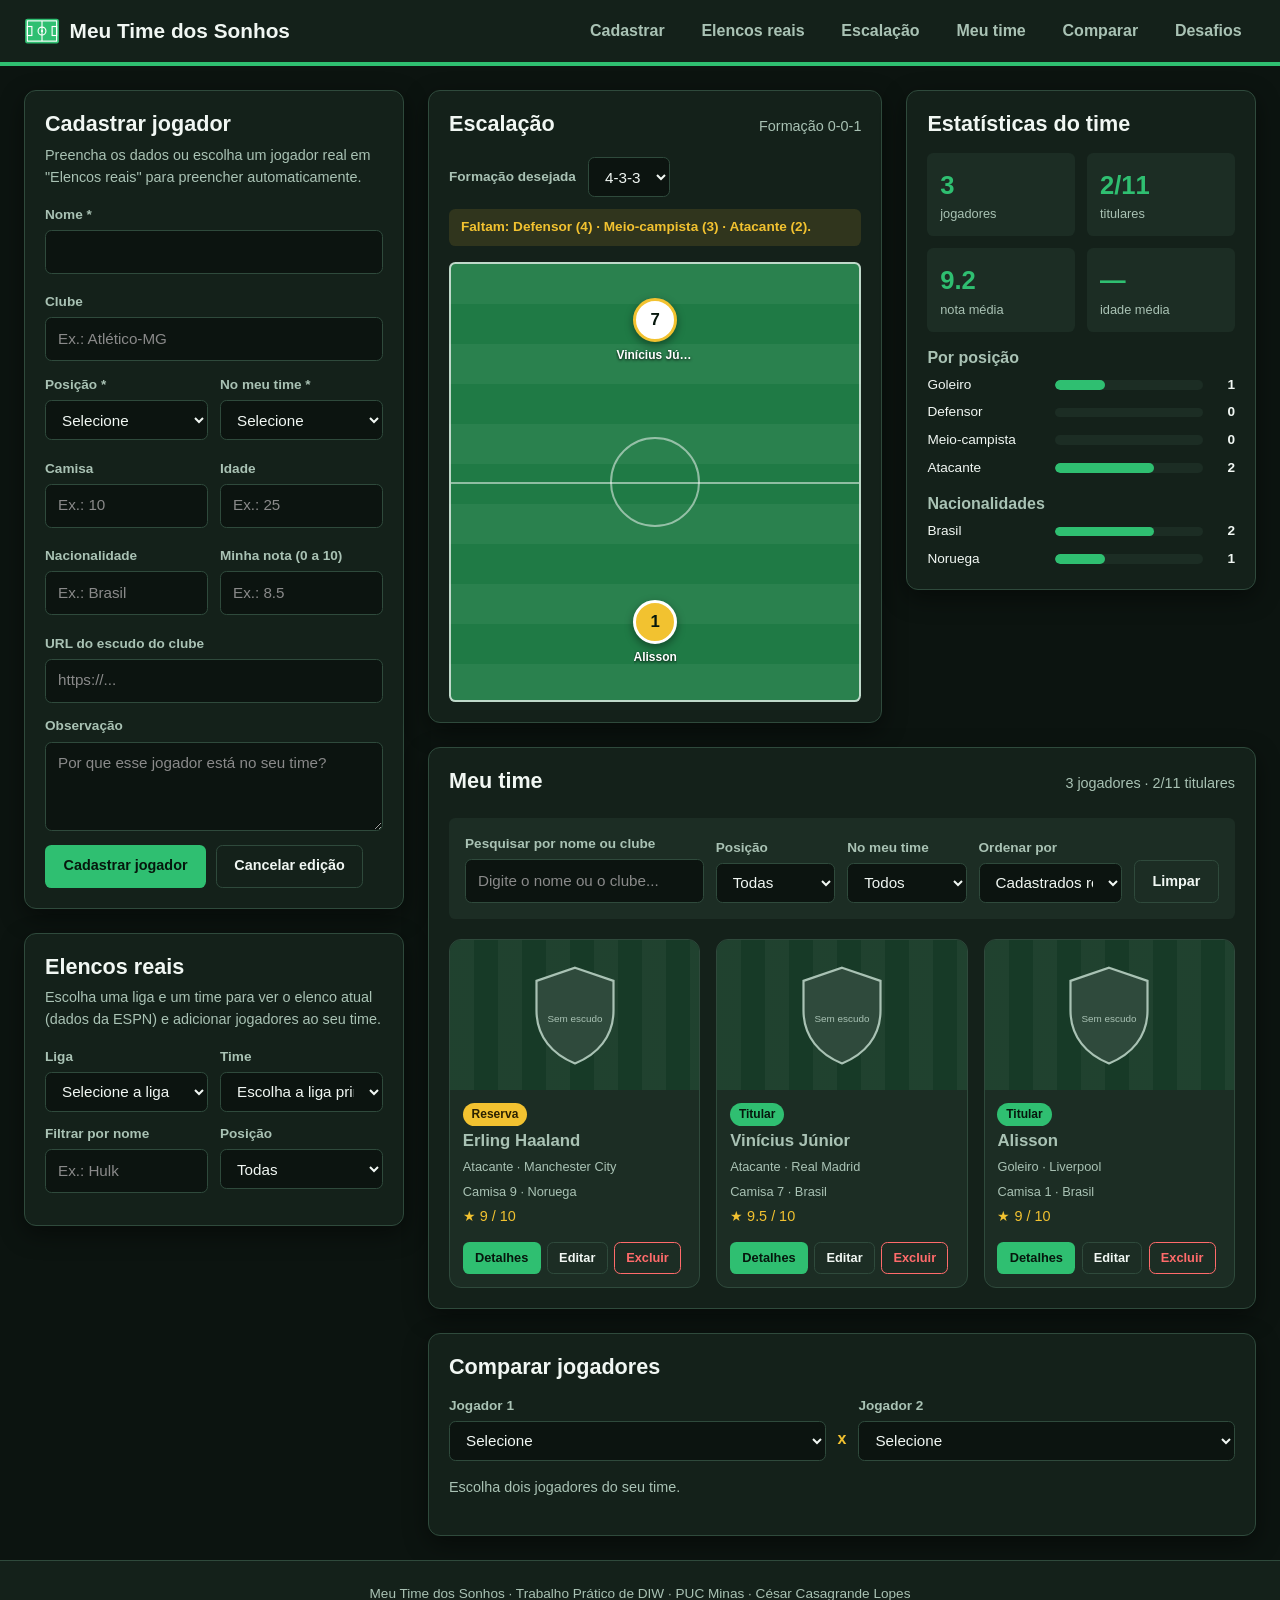
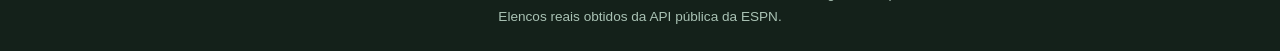
<file: index.html>
<!DOCTYPE html>
<html lang="pt-BR">
<head>
    <meta charset="UTF-8">
    <meta name="viewport" content="width=device-width, initial-scale=1.0">
    <meta name="description" content="Meu Time dos Sonhos: monte e organize o seu time ideal de futebol.">
    <title>Meu Time dos Sonhos</title>
    <link rel="stylesheet" href="assets/css/style.css">
    <script src="assets/js/script.js" defer></script>
</head>
<body>
    <header class="cabecalho">
        <div class="cabecalho__conteudo">
            <h1 class="titulo-sistema">
                <a href="#" class="logo">
                    <img src="assets/img/logo.svg" alt="" width="36" height="36">
                    <span>Meu Time dos Sonhos</span>
                </a>
            </h1>
            <nav aria-label="Navegação principal">
                <ul class="menu">
                    <li><a href="#cadastro">Cadastrar</a></li>
                    <li><a href="#buscar-api">Elencos reais</a></li>
                    <li><a href="#escalacao">Escalação</a></li>
                    <li><a href="#lista">Meu time</a></li>
                    <li><a href="#comparar">Comparar</a></li>
                    <li><a href="pages/desafios.html">Desafios</a></li>
                </ul>
            </nav>
        </div>
    </header>

    <main class="layout">
        <!-- Coluna lateral: cadastro e busca na API -->
        <div class="layout__lateral">
            <section id="cadastro" class="painel" aria-labelledby="titulo-cadastro">
                <h2 id="titulo-cadastro">Cadastrar jogador</h2>
                <p class="painel__descricao">Preencha os dados ou escolha um jogador real em "Elencos reais" para preencher automaticamente.</p>

                <form id="form-jogador" class="formulario" novalidate>
                    <div class="campo">
                        <label for="nome">Nome *</label>
                        <input type="text" id="nome" name="nome" maxlength="80" required>
                        <small class="campo__erro" id="erro-nome"></small>
                    </div>

                    <div class="campo">
                        <label for="clube">Clube</label>
                        <input type="text" id="clube" name="clube" maxlength="60" placeholder="Ex.: Atlético-MG">
                    </div>

                    <div class="campo-grupo">
                        <div class="campo">
                            <label for="posicao">Posição *</label>
                            <select id="posicao" name="posicao" required>
                                <option value="">Selecione</option>
                                <option value="Goleiro">Goleiro</option>
                                <option value="Defensor">Defensor</option>
                                <option value="Meio-campista">Meio-campista</option>
                                <option value="Atacante">Atacante</option>
                            </select>
                            <small class="campo__erro" id="erro-posicao"></small>
                        </div>

                        <div class="campo">
                            <label for="situacao">No meu time *</label>
                            <select id="situacao" name="situacao" required>
                                <option value="">Selecione</option>
                                <option value="Titular">Titular</option>
                                <option value="Reserva">Reserva</option>
                                <option value="Observando">Observando</option>
                            </select>
                            <small class="campo__erro" id="erro-situacao"></small>
                        </div>
                    </div>

                    <div class="campo-grupo">
                        <div class="campo">
                            <label for="camisa">Camisa</label>
                            <input type="number" id="camisa" name="camisa" min="1" max="99" placeholder="Ex.: 10">
                            <small class="campo__erro" id="erro-camisa"></small>
                        </div>

                        <div class="campo">
                            <label for="idade">Idade</label>
                            <input type="number" id="idade" name="idade" min="15" max="50" placeholder="Ex.: 25">
                            <small class="campo__erro" id="erro-idade"></small>
                        </div>
                    </div>

                    <div class="campo-grupo">
                        <div class="campo">
                            <label for="nacionalidade">Nacionalidade</label>
                            <input type="text" id="nacionalidade" name="nacionalidade" maxlength="40" placeholder="Ex.: Brasil">
                        </div>

                        <div class="campo">
                            <label for="nota">Minha nota (0 a 10)</label>
                            <input type="number" id="nota" name="nota" min="0" max="10" step="0.5" placeholder="Ex.: 8.5">
                            <small class="campo__erro" id="erro-nota"></small>
                        </div>
                    </div>

                    <div class="campo">
                        <label for="imagem">URL do escudo do clube</label>
                        <input type="url" id="imagem" name="imagem" placeholder="https://...">
                    </div>

                    <div class="campo">
                        <label for="observacao">Observação</label>
                        <textarea id="observacao" name="observacao" rows="3" maxlength="500" placeholder="Por que esse jogador está no seu time?"></textarea>
                    </div>

                    <div class="formulario__acoes">
                        <button type="submit" id="btn-salvar" class="botao botao--primario">Cadastrar jogador</button>
                        <button type="button" id="btn-cancelar" class="botao botao--secundario" hidden>Cancelar edição</button>
                    </div>
                </form>

                <p id="mensagem" class="mensagem" role="status" aria-live="polite" title="Clique para fechar" hidden></p>
            </section>

            <section id="buscar-api" class="painel" aria-labelledby="titulo-api">
                <h2 id="titulo-api">Elencos reais</h2>
                <p class="painel__descricao">Escolha uma liga e um time para ver o elenco atual (dados da ESPN) e adicionar jogadores ao seu time.</p>

                <form id="form-api" class="busca-api">
                    <div class="campo">
                        <label for="liga">Liga</label>
                        <select id="liga" name="liga">
                            <option value="">Selecione a liga</option>
                            <option value="bra.1">Brasileirão Série A</option>
                            <option value="eng.1">Premier League (Inglaterra)</option>
                            <option value="esp.1">La Liga (Espanha)</option>
                            <option value="ita.1">Serie A (Itália)</option>
                            <option value="ger.1">Bundesliga (Alemanha)</option>
                            <option value="fra.1">Ligue 1 (França)</option>
                        </select>
                    </div>

                    <div class="campo">
                        <label for="time-api">Time</label>
                        <select id="time-api" name="time">
                            <option value="">Escolha a liga primeiro</option>
                        </select>
                    </div>
                </form>

                <form id="form-filtro-elenco" class="filtro-elenco" role="search" aria-label="Filtrar elenco real">
                    <div class="campo">
                        <label for="pesquisa-elenco">Filtrar por nome</label>
                        <input type="search" id="pesquisa-elenco" name="pesquisaElenco" placeholder="Ex.: Hulk">
                    </div>

                    <div class="campo">
                        <label for="posicao-elenco">Posição</label>
                        <select id="posicao-elenco" name="posicaoElenco">
                            <option value="">Todas</option>
                            <option value="Goleiro">Goleiro</option>
                            <option value="Defensor">Defensor</option>
                            <option value="Meio-campista">Meio-campista</option>
                            <option value="Atacante">Atacante</option>
                        </select>
                    </div>
                </form>

                <p id="status-api" class="status-api" aria-live="polite"></p>

                <div id="proximos-jogos" class="proximos-jogos" hidden>
                    <h3>Próximos jogos</h3>
                    <ul id="lista-jogos" class="lista-jogos"></ul>
                </div>

                <ul id="resultados-api" class="resultados-api"></ul>
            </section>

            <section id="classificacao" class="painel" aria-labelledby="titulo-classificacao" hidden>
                <h2 id="titulo-classificacao">Classificação</h2>
                <p class="painel__descricao">Tabela da liga escolhida. Os times destacados têm jogadores no seu time.</p>

                <div class="tabela-rolagem">
                    <table class="tabela">
                        <thead>
                            <tr>
                                <th scope="col">#</th>
                                <th scope="col">Time</th>
                                <th scope="col" title="Pontos">P</th>
                                <th scope="col" title="Jogos">J</th>
                                <th scope="col" title="Vitórias">V</th>
                                <th scope="col" title="Empates">E</th>
                                <th scope="col" title="Derrotas">D</th>
                                <th scope="col" title="Saldo de gols">SG</th>
                            </tr>
                        </thead>
                        <tbody id="tabela-classificacao">
                            <!-- Linhas geradas pelo JavaScript -->
                        </tbody>
                    </table>
                </div>
            </section>
        </div>

        <!-- Coluna principal: escalação, estatísticas e listagem -->
        <div class="layout__principal">
            <div class="resumo-time">
                <section id="escalacao" class="painel" aria-labelledby="titulo-escalacao">
                    <div class="lista__topo">
                        <h2 id="titulo-escalacao">Escalação</h2>
                        <p id="formacao" class="contador"></p>
                    </div>

                    <div class="formacao-escolha">
                        <label for="formacao-desejada">Formação desejada</label>
                        <select id="formacao-desejada" name="formacaoDesejada">
                            <option value="4-3-3">4-3-3</option>
                            <option value="4-4-2">4-4-2</option>
                            <option value="3-5-2">3-5-2</option>
                            <option value="5-3-2">5-3-2</option>
                            <option value="4-5-1">4-5-1</option>
                        </select>
                    </div>

                    <p id="formacao-status" class="formacao-status" aria-live="polite"></p>

                    <!-- Os titulares são posicionados no campo pelo JavaScript -->
                    <div class="campo-futebol">
                        <div class="campo-futebol__linha" id="linha-atacante"></div>
                        <div class="campo-futebol__linha" id="linha-meio-campista"></div>
                        <div class="campo-futebol__linha" id="linha-defensor"></div>
                        <div class="campo-futebol__linha" id="linha-goleiro"></div>
                    </div>

                    <p id="escalacao-vazia" class="painel__descricao" hidden>Nenhum titular ainda. Cadastre jogadores como "Titular" para eles aparecerem no campo.</p>
                </section>

                <section id="estatisticas" class="painel" aria-labelledby="titulo-estatisticas">
                    <h2 id="titulo-estatisticas">Estatísticas do time</h2>

                    <ul class="numeros">
                        <li class="numero">
                            <span class="numero__valor" id="estat-total">0</span>
                            <span class="numero__rotulo">jogadores</span>
                        </li>
                        <li class="numero">
                            <span class="numero__valor" id="estat-titulares">0</span>
                            <span class="numero__rotulo">titulares</span>
                        </li>
                        <li class="numero">
                            <span class="numero__valor" id="estat-nota">—</span>
                            <span class="numero__rotulo">nota média</span>
                        </li>
                        <li class="numero">
                            <span class="numero__valor" id="estat-idade">—</span>
                            <span class="numero__rotulo">idade média</span>
                        </li>
                    </ul>

                    <h3>Por posição</h3>
                    <ul class="barras" id="estat-posicoes"></ul>

                    <h3>Nacionalidades</h3>
                    <ul class="barras" id="estat-paises"></ul>
                </section>
            </div>

            <section id="lista" class="painel painel--lista" aria-labelledby="titulo-lista">
                <div class="lista__topo">
                    <h2 id="titulo-lista">Meu time</h2>
                    <p id="contador" class="contador">0 jogadores</p>
                </div>

                <form id="form-filtros" class="filtros" role="search" aria-label="Pesquisar, filtrar e ordenar jogadores">
                    <div class="campo campo--pesquisa">
                        <label for="pesquisa">Pesquisar por nome ou clube</label>
                        <input type="search" id="pesquisa" name="pesquisa" placeholder="Digite o nome ou o clube...">
                    </div>

                    <div class="campo">
                        <label for="filtro-posicao">Posição</label>
                        <select id="filtro-posicao" name="filtroPosicao">
                            <option value="">Todas</option>
                            <option value="Goleiro">Goleiro</option>
                            <option value="Defensor">Defensor</option>
                            <option value="Meio-campista">Meio-campista</option>
                            <option value="Atacante">Atacante</option>
                        </select>
                    </div>

                    <div class="campo">
                        <label for="filtro-situacao">No meu time</label>
                        <select id="filtro-situacao" name="filtroSituacao">
                            <option value="">Todos</option>
                            <option value="Titular">Titular</option>
                            <option value="Reserva">Reserva</option>
                            <option value="Observando">Observando</option>
                        </select>
                    </div>

                    <div class="campo">
                        <label for="ordenacao">Ordenar por</label>
                        <select id="ordenacao" name="ordenacao">
                            <option value="recentes">Cadastrados recentemente</option>
                            <option value="nome-az">Nome (A–Z)</option>
                            <option value="nome-za">Nome (Z–A)</option>
                            <option value="nota">Maior nota</option>
                            <option value="mais-novo">Mais novo</option>
                            <option value="mais-velho">Mais velho</option>
                        </select>
                    </div>

                    <button type="button" id="btn-limpar-filtros" class="botao botao--secundario">Limpar</button>
                </form>

                <ul id="lista-jogadores" class="cards">
                    <!-- Os cards são gerados dinamicamente pelo JavaScript -->
                </ul>

                <p id="lista-vazia" class="lista-vazia" hidden>Nenhum jogador encontrado.</p>
            </section>

            <section id="comparar" class="painel" aria-labelledby="titulo-comparar">
                <h2 id="titulo-comparar">Comparar jogadores</h2>

                <form id="form-comparar" class="comparar-seletores">
                    <div class="campo">
                        <label for="comparar-a">Jogador 1</label>
                        <select id="comparar-a" name="compararA"></select>
                    </div>

                    <span class="comparar-vs" aria-hidden="true">x</span>

                    <div class="campo">
                        <label for="comparar-b">Jogador 2</label>
                        <select id="comparar-b" name="compararB"></select>
                    </div>
                </form>

                <div class="tabela-rolagem">
                    <table id="tabela-comparar" class="tabela tabela--comparar" hidden>
                        <thead>
                            <tr>
                                <th scope="col">Atributo</th>
                                <th scope="col" id="comparar-nome-a"></th>
                                <th scope="col" id="comparar-nome-b"></th>
                            </tr>
                        </thead>
                        <tbody id="corpo-comparar">
                            <!-- Linhas geradas pelo JavaScript -->
                        </tbody>
                    </table>
                </div>

                <p id="comparar-aviso" class="painel__descricao">Escolha dois jogadores do seu time.</p>
            </section>
        </div>
    </main>

    <!-- Detalhes de um jogador (aparece por cima da página) -->
    <div id="modal-detalhes" class="modal" hidden>
        <article class="detalhe" role="dialog" aria-modal="true" aria-labelledby="detalhe-nome">
            <button type="button" class="modal__fechar" id="btn-fechar-modal" aria-label="Fechar detalhes">&times;</button>
            <img id="detalhe-imagem" class="detalhe__imagem" src="assets/img/sem-escudo.svg" alt="">
            <div class="detalhe__info">
                <h2 id="detalhe-nome">Nome</h2>
                <p id="detalhe-sub" class="detalhe__sub"></p>
                <dl class="detalhe__dados">
                    <dt>No meu time</dt><dd id="detalhe-situacao"></dd>
                    <dt>Clube</dt><dd id="detalhe-clube"></dd>
                    <dt>Posição</dt><dd id="detalhe-posicao"></dd>
                    <dt>Camisa</dt><dd id="detalhe-camisa"></dd>
                    <dt>Idade</dt><dd id="detalhe-idade"></dd>
                    <dt>Nacionalidade</dt><dd id="detalhe-nacionalidade"></dd>
                    <dt>Minha nota</dt><dd id="detalhe-nota"></dd>
                </dl>
                <h3>Observação</h3>
                <p id="detalhe-observacao"></p>
                <div class="detalhe__acoes">
                    <button type="button" class="botao botao--primario" id="detalhe-editar">Editar</button>
                    <button type="button" class="botao botao--perigo" id="detalhe-excluir">Excluir</button>
                </div>
            </div>
        </article>
    </div>

    <footer class="rodape">
        <p>Meu Time dos Sonhos &middot; Trabalho Prático de DIW &middot; PUC Minas &middot; César Casagrande Lopes</p>
        <p>Elencos reais obtidos da API pública da ESPN.</p>
    </footer>
</body>
</html>
</file>
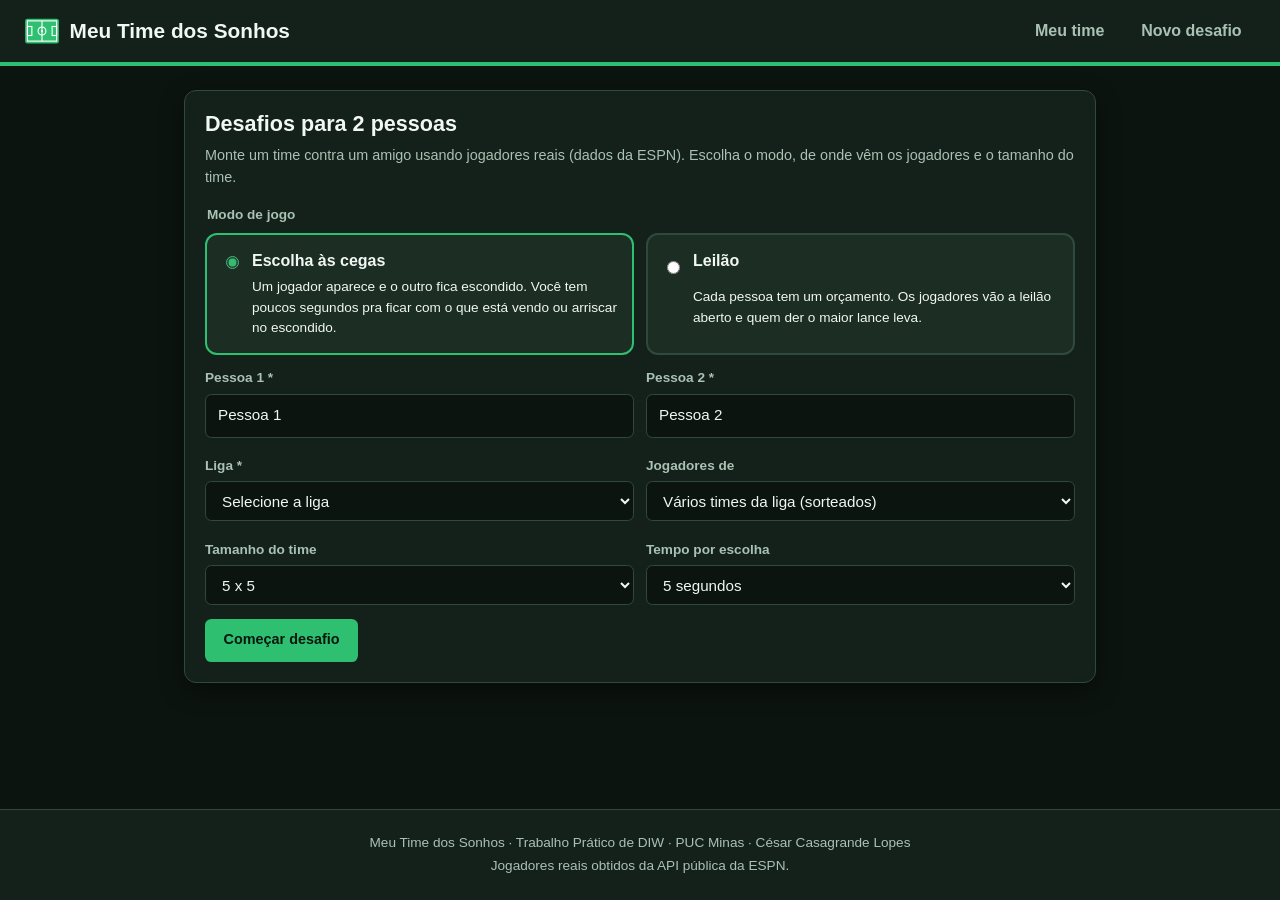
<file: pages/desafios.html>
<!DOCTYPE html>
<html lang="pt-BR">
<head>
    <meta charset="UTF-8">
    <meta name="viewport" content="width=device-width, initial-scale=1.0">
    <meta name="description" content="Desafios do Meu Time dos Sonhos: escolha às cegas e leilão de jogadores para duas pessoas.">
    <title>Desafios | Meu Time dos Sonhos</title>
    <link rel="stylesheet" href="../assets/css/style.css">
    <script src="../assets/js/desafios.js" defer></script>
</head>
<body>
    <header class="cabecalho">
        <div class="cabecalho__conteudo">
            <h1 class="titulo-sistema">
                <a href="../index.html" class="logo">
                    <img src="../assets/img/logo.svg" alt="" width="36" height="36">
                    <span>Meu Time dos Sonhos</span>
                </a>
            </h1>
            <nav aria-label="Navegação principal">
                <ul class="menu">
                    <li><a href="../index.html">Meu time</a></li>
                    <li><a href="#configuracao">Novo desafio</a></li>
                </ul>
            </nav>
        </div>
    </header>

    <main class="layout layout--desafios">
        <section id="configuracao" class="painel" aria-labelledby="titulo-configuracao">
            <h2 id="titulo-configuracao">Desafios para 2 pessoas</h2>
            <p class="painel__descricao">Monte um time contra um amigo usando jogadores reais (dados da ESPN). Escolha o modo, de onde vêm os jogadores e o tamanho do time.</p>

            <form id="form-desafio" class="formulario" novalidate>
                <fieldset class="modos">
                    <legend>Modo de jogo</legend>

                    <label class="modo">
                        <input type="radio" name="modo" value="cegas" checked>
                        <span class="modo__titulo">Escolha às cegas</span>
                        <span class="modo__descricao">Um jogador aparece e o outro fica escondido. Você tem poucos segundos pra ficar com o que está vendo ou arriscar no escondido.</span>
                    </label>

                    <label class="modo">
                        <input type="radio" name="modo" value="leilao">
                        <span class="modo__titulo">Leilão</span>
                        <span class="modo__descricao">Cada pessoa tem um orçamento. Os jogadores vão a leilão aberto e quem der o maior lance leva.</span>
                    </label>
                </fieldset>

                <div class="campo-grupo">
                    <div class="campo">
                        <label for="pessoa-1">Pessoa 1 *</label>
                        <input type="text" id="pessoa-1" maxlength="20" value="Pessoa 1" required>
                        <small class="campo__erro" id="erro-pessoa-1"></small>
                    </div>

                    <div class="campo">
                        <label for="pessoa-2">Pessoa 2 *</label>
                        <input type="text" id="pessoa-2" maxlength="20" value="Pessoa 2" required>
                        <small class="campo__erro" id="erro-pessoa-2"></small>
                    </div>
                </div>

                <div class="campo-grupo">
                    <div class="campo">
                        <label for="liga-desafio">Liga *</label>
                        <select id="liga-desafio" required>
                            <option value="">Selecione a liga</option>
                            <option value="bra.1">Brasileirão Série A</option>
                            <option value="eng.1">Premier League (Inglaterra)</option>
                            <option value="esp.1">La Liga (Espanha)</option>
                            <option value="ita.1">Serie A (Itália)</option>
                            <option value="ger.1">Bundesliga (Alemanha)</option>
                            <option value="fra.1">Ligue 1 (França)</option>
                        </select>
                        <small class="campo__erro" id="erro-liga-desafio"></small>
                    </div>

                    <div class="campo">
                        <label for="time-desafio">Jogadores de</label>
                        <select id="time-desafio">
                            <option value="">Vários times da liga (sorteados)</option>
                        </select>
                    </div>
                </div>

                <div class="campo-grupo">
                    <div class="campo">
                        <label for="formato">Tamanho do time</label>
                        <select id="formato">
                            <option value="5x5">5 x 5</option>
                            <option value="11x11">11 x 11</option>
                        </select>
                    </div>

                    <div class="campo" id="campo-tempo">
                        <label for="tempo">Tempo por escolha</label>
                        <select id="tempo">
                            <option value="1">1 segundo</option>
                            <option value="2">2 segundos</option>
                            <option value="2.5">2,5 segundos</option>
                            <option value="5" selected>5 segundos</option>
                            <option value="7">7 segundos</option>
                            <option value="10">10 segundos</option>
                        </select>
                    </div>

                    <div class="campo" id="campo-orcamento" hidden>
                        <label for="orcamento">Orçamento (R$ milhões)</label>
                        <input type="number" id="orcamento" min="10" max="1000" value="100">
                        <small class="campo__erro" id="erro-orcamento"></small>
                    </div>
                </div>

                <div class="formulario__acoes">
                    <button type="submit" id="btn-comecar" class="botao botao--primario">Começar desafio</button>
                </div>
            </form>

            <p id="status-desafio" class="status-api" aria-live="polite"></p>
        </section>

        <section id="jogo" class="painel" aria-labelledby="titulo-jogo" hidden>
            <h2 id="titulo-jogo">Desafio</h2>

            <!-- A área do jogo é montada pelo JavaScript a cada rodada -->
            <div id="area-jogo" class="area-jogo"></div>
        </section>

        <section id="placar" class="placar" aria-label="Times montados" hidden>
            <article class="painel time-desafio">
                <h3 id="placar-nome-1">Pessoa 1</h3>
                <p class="painel__descricao" id="placar-info-1"></p>
                <ol class="time-desafio__lista" id="placar-lista-1"></ol>
            </article>

            <article class="painel time-desafio">
                <h3 id="placar-nome-2">Pessoa 2</h3>
                <p class="painel__descricao" id="placar-info-2"></p>
                <ol class="time-desafio__lista" id="placar-lista-2"></ol>
            </article>
        </section>

        <section class="painel" aria-labelledby="titulo-historico" id="secao-historico" hidden>
            <h2 id="titulo-historico">O que aconteceu</h2>
            <ol id="historico" class="historico"></ol>
        </section>
    </main>

    <footer class="rodape">
        <p>Meu Time dos Sonhos &middot; Trabalho Prático de DIW &middot; PUC Minas &middot; César Casagrande Lopes</p>
        <p>Jogadores reais obtidos da API pública da ESPN.</p>
    </footer>
</body>
</html>
</file>
<file: assets/css/style.css>
/* ==========================================================
   Meu Time dos Sonhos — folha de estilos
   ========================================================== */

/* ---------- Identidade visual (variáveis) ---------- */
:root {
    --cor-fundo: #0c1410;
    --cor-superficie: #14211a;
    --cor-superficie-2: #1c2d24;
    --cor-borda: #2f4a3c;
    --cor-texto: #f1f7f3;
    --cor-texto-suave: #a9c2b4;
    --cor-primaria: #2fbf71;
    --cor-primaria-hover: #4fd98c;
    --cor-texto-botao: #06170d;
    --cor-destaque: #f2c230;
    --cor-sucesso: #4fd98c;
    --cor-erro: #ff6b6b;
    --cor-foco: #f2c230;

    --raio: 0.75rem;
    --raio-pequeno: 0.4rem;
    --sombra: 0 0.5rem 1.5rem rgba(0, 0, 0, 0.45);
    --fonte: "Segoe UI", Roboto, "Helvetica Neue", Arial, sans-serif;
}

/* ---------- Reset básico e Box Model ---------- */
*,
*::before,
*::after {
    box-sizing: border-box;
}

body {
    margin: 0;
    min-height: 100vh;
    display: flex;
    flex-direction: column;
    font-family: var(--fonte);
    font-size: 1rem;
    line-height: 1.5;
    color: var(--cor-texto);
    background-color: var(--cor-fundo);
}

img {
    max-width: 100%;
    display: block;
}

h1, h2, h3 {
    margin: 0 0 0.5rem;
    line-height: 1.2;
}

h2 { font-size: 1.35rem; }
h3 { font-size: 1rem; color: var(--cor-texto-suave); margin-top: 1rem; }

a {
    color: var(--cor-destaque);
}

a:hover {
    color: var(--cor-texto);
}

/* Foco visível para navegação por teclado */
a:focus-visible,
button:focus-visible,
input:focus-visible,
select:focus-visible,
textarea:focus-visible {
    outline: 3px solid var(--cor-foco);
    outline-offset: 2px;
}

.visualmente-oculto {
    position: absolute;
    width: 1px;
    height: 1px;
    overflow: hidden;
    clip: rect(0 0 0 0);
    white-space: nowrap;
}

/* ---------- Cabeçalho e navegação (Flexbox) ---------- */
.cabecalho {
    position: sticky;
    top: 0;
    z-index: 10;
    background-color: var(--cor-superficie);
    border-bottom: 4px solid var(--cor-primaria);
}

.cabecalho__conteudo {
    max-width: 1280px;
    margin: 0 auto;
    padding: 0.75rem 1.5rem;
    display: flex;
    align-items: center;
    justify-content: space-between;
    gap: 1rem;
}

.titulo-sistema {
    margin: 0;
    font-size: inherit;
}

.logo {
    display: flex;
    align-items: center;
    gap: 0.6rem;
    font-size: 1.3rem;
    font-weight: 700;
    color: var(--cor-texto);
    text-decoration: none;
}

.menu {
    list-style: none;
    margin: 0;
    padding: 0;
    display: flex;
    gap: 0.5rem;
}

.menu a {
    display: block;
    padding: 0.45rem 0.9rem;
    border-radius: var(--raio-pequeno);
    color: var(--cor-texto-suave);
    text-decoration: none;
    font-weight: 600;
    transition: background-color 0.2s, color 0.2s;
}

.menu a:hover {
    background-color: var(--cor-superficie-2);
    color: var(--cor-texto);
}

/* ---------- Layout principal (CSS Grid) ---------- */
.layout {
    flex: 1;
    width: 100%;
    max-width: 1280px;
    margin: 0 auto;
    padding: 1.5rem;
    display: grid;
    grid-template-columns: 380px 1fr;
    gap: 1.5rem;
    align-items: start;
}

.layout__lateral,
.layout__principal {
    display: flex;
    flex-direction: column;
    gap: 1.5rem;
}

.painel {
    background-color: var(--cor-superficie);
    border: 1px solid var(--cor-borda);
    border-radius: var(--raio);
    padding: 1.25rem;
    box-shadow: var(--sombra);
    scroll-margin-top: 5rem;
}

.painel__descricao {
    margin: 0 0 1rem;
    color: var(--cor-texto-suave);
    font-size: 0.9rem;
}

/* ---------- Escalação e estatísticas (Grid) ---------- */
.resumo-time {
    display: grid;
    grid-template-columns: 1.3fr 1fr;
    gap: 1.5rem;
    align-items: start;
}

/* ---------- Campo de futebol ---------- */
.campo-futebol {
    position: relative;
    min-height: 440px;
    margin-top: 1rem;
    padding: 1rem 0.5rem;
    display: flex;
    flex-direction: column;
    justify-content: space-around;
    border: 2px solid rgba(255, 255, 255, 0.7);
    border-radius: var(--raio-pequeno);
    /* faixas do gramado */
    background-color: #1f7a45;
    background-image: repeating-linear-gradient(
        180deg,
        rgba(255, 255, 255, 0.05) 0 40px,
        transparent 40px 80px
    );
    overflow: hidden;
}

/* linha do meio-campo */
.campo-futebol::before {
    content: "";
    position: absolute;
    left: 0;
    right: 0;
    top: 50%;
    border-top: 2px solid rgba(255, 255, 255, 0.5);
}

/* círculo central */
.campo-futebol::after {
    content: "";
    position: absolute;
    left: 50%;
    top: 50%;
    width: 90px;
    height: 90px;
    transform: translate(-50%, -50%);
    border: 2px solid rgba(255, 255, 255, 0.5);
    border-radius: 50%;
}

.campo-futebol__linha {
    position: relative;
    z-index: 1;
    min-height: 70px;
    display: flex;
    justify-content: space-evenly;
    align-items: center;
    flex-wrap: wrap;
    gap: 0.5rem;
}

.jogador-campo {
    width: 84px;
    display: flex;
    flex-direction: column;
    align-items: center;
    gap: 0.25rem;
    padding: 0.2rem;
    font: inherit;
    color: #fff;
    background: transparent;
    border: none;
    border-radius: var(--raio-pequeno);
    cursor: pointer;
    transition: transform 0.15s;
}

.jogador-campo:hover {
    transform: scale(1.08);
}

.jogador-campo__numero {
    width: 44px;
    height: 44px;
    display: flex;
    align-items: center;
    justify-content: center;
    font-weight: 800;
    font-size: 1.05rem;
    color: var(--cor-texto-botao);
    background-color: #fff;
    border: 3px solid var(--cor-destaque);
    border-radius: 50%;
    box-shadow: 0 0.2rem 0.5rem rgba(0, 0, 0, 0.4);
}

.jogador-campo--goleiro .jogador-campo__numero {
    background-color: var(--cor-destaque);
    border-color: #fff;
}

.jogador-campo__nome {
    max-width: 100%;
    overflow: hidden;
    white-space: nowrap;
    text-overflow: ellipsis;
    font-size: 0.75rem;
    font-weight: 700;
    text-shadow: 0 1px 3px rgba(0, 0, 0, 0.9);
}

/* ---------- Estatísticas ---------- */
.numeros {
    list-style: none;
    margin: 1rem 0;
    padding: 0;
    display: grid;
    grid-template-columns: repeat(2, 1fr);
    gap: 0.75rem;
}

.numero {
    padding: 0.8rem;
    display: flex;
    flex-direction: column;
    background-color: var(--cor-superficie-2);
    border-radius: var(--raio-pequeno);
}

.numero__valor {
    font-size: 1.6rem;
    font-weight: 800;
    color: var(--cor-primaria);
}

.numero__rotulo {
    font-size: 0.8rem;
    color: var(--cor-texto-suave);
}

.barras {
    list-style: none;
    margin: 0.5rem 0 0;
    padding: 0;
    display: flex;
    flex-direction: column;
    gap: 0.45rem;
}

.barra {
    display: grid;
    grid-template-columns: 7.5rem 1fr 1.5rem;
    align-items: center;
    gap: 0.5rem;
    font-size: 0.85rem;
}

.barra__trilho {
    height: 0.6rem;
    background-color: var(--cor-superficie-2);
    border-radius: 999px;
    overflow: hidden;
}

.barra__preenchimento {
    display: block;
    height: 100%;
    background-color: var(--cor-primaria);
    border-radius: 999px;
}

.barra__valor {
    text-align: right;
    font-weight: 700;
}

/* ---------- Formação desejada ---------- */
.formacao-escolha {
    margin-top: 0.75rem;
    display: flex;
    align-items: center;
    gap: 0.75rem;
}

.formacao-escolha select {
    width: auto;
}

.formacao-status {
    margin: 0.75rem 0 0;
    padding: 0.5rem 0.75rem;
    font-size: 0.85rem;
    font-weight: 600;
    border-radius: var(--raio-pequeno);
}

.formacao-status:empty {
    display: none;
}

.formacao-status--ok {
    color: var(--cor-sucesso);
    background-color: rgba(79, 217, 140, 0.12);
}

.formacao-status--alerta {
    color: var(--cor-destaque);
    background-color: rgba(242, 194, 48, 0.12);
}

/* ---------- Tabelas (classificação e comparação) ---------- */
.tabela-rolagem {
    overflow-x: auto;
}

.tabela {
    width: 100%;
    border-collapse: collapse;
    font-size: 0.85rem;
}

.tabela th,
.tabela td {
    padding: 0.45rem 0.4rem;
    text-align: center;
    border-bottom: 1px solid var(--cor-borda);
}

.tabela th {
    color: var(--cor-texto-suave);
    font-weight: 700;
}

.tabela tbody tr:hover {
    background-color: var(--cor-superficie-2);
}

.tabela__time {
    display: flex;
    align-items: center;
    gap: 0.5rem;
    text-align: left;
}

.tabela__time img {
    width: 20px;
    height: 20px;
    object-fit: contain;
}

.tabela__destaque {
    background-color: rgba(47, 191, 113, 0.15);
    font-weight: 700;
}

/* ---------- Próximos jogos ---------- */
.proximos-jogos {
    margin-top: 0.75rem;
}

.lista-jogos {
    list-style: none;
    margin: 0.5rem 0 0;
    padding: 0;
    display: flex;
    flex-direction: column;
    gap: 0.4rem;
}

.jogo {
    padding: 0.5rem 0.75rem;
    display: flex;
    flex-direction: column;
    background-color: var(--cor-superficie-2);
    border-left: 3px solid var(--cor-destaque);
    border-radius: var(--raio-pequeno);
    font-size: 0.85rem;
}

.jogo__data {
    font-size: 0.75rem;
    color: var(--cor-texto-suave);
    text-transform: capitalize;
}

.jogo__times {
    font-weight: 700;
}

/* ---------- Comparar jogadores ---------- */
.comparar-seletores {
    margin: 1rem 0;
    display: grid;
    grid-template-columns: 1fr auto 1fr;
    gap: 0.75rem;
    align-items: end;
}

.comparar-vs {
    padding-bottom: 0.6rem;
    font-weight: 800;
    color: var(--cor-destaque);
}

.tabela--comparar th:first-child,
.tabela--comparar td:first-child {
    text-align: left;
    color: var(--cor-texto-suave);
}

.comparar__melhor {
    color: var(--cor-sucesso);
    font-weight: 800;
}

/* ---------- Página de desafios ---------- */

/* .campo usa display: flex, que anularia o atributo hidden */
.campo[hidden] {
    display: none;
}

.layout--desafios {
    max-width: 960px;
    grid-template-columns: 1fr;
}

.modos {
    margin: 0;
    padding: 0;
    border: none;
    display: grid;
    grid-template-columns: repeat(auto-fit, minmax(240px, 1fr));
    gap: 0.75rem;
}

.modos legend {
    margin-bottom: 0.5rem;
    font-size: 0.85rem;
    font-weight: 600;
    color: var(--cor-texto-suave);
}

.modo {
    display: grid;
    grid-template-columns: auto 1fr;
    gap: 0.25rem 0.6rem;
    padding: 0.9rem;
    color: var(--cor-texto);
    background-color: var(--cor-superficie-2);
    border: 2px solid var(--cor-borda);
    border-radius: var(--raio);
    cursor: pointer;
}

.modo:hover,
.modo:has(input:checked) {
    border-color: var(--cor-primaria);
}

.modo input {
    width: auto;
    accent-color: var(--cor-primaria);
}

.modo__titulo {
    font-weight: 800;
    font-size: 1rem;
}

.modo__descricao {
    grid-column: 2;
    font-weight: 400;
    font-size: 0.85rem;
}

.area-jogo {
    display: flex;
    flex-direction: column;
    gap: 1rem;
}

.cronometro {
    height: 0.75rem;
    background-color: var(--cor-superficie-2);
    border-radius: 999px;
    overflow: hidden;
}

.cronometro__barra {
    width: 100%;
    height: 100%;
    background-color: var(--cor-destaque);
}

.cronometro__texto {
    margin: -0.5rem 0 0;
    text-align: right;
    font-weight: 800;
    color: var(--cor-destaque);
}

.cartas {
    display: grid;
    grid-template-columns: 1fr auto 1fr;
    align-items: center;
    gap: 1rem;
}

.cartas__ou {
    font-weight: 800;
    color: var(--cor-texto-suave);
}

.carta {
    min-height: 150px;
    padding: 1.25rem;
    display: flex;
    flex-direction: column;
    align-items: center;
    justify-content: center;
    gap: 0.4rem;
    text-align: center;
    background-color: #173a27;
    border: 2px solid var(--cor-primaria);
    border-radius: var(--raio);
}

.carta--escondida {
    background-color: var(--cor-superficie-2);
    border-style: dashed;
    border-color: var(--cor-destaque);
}

.carta__nome {
    font-size: 1.3rem;
    font-weight: 800;
}

.carta__interrogacao {
    font-size: 3rem;
    font-weight: 800;
    line-height: 1;
    color: var(--cor-destaque);
}

.carta__sub {
    font-size: 0.85rem;
    color: var(--cor-texto-suave);
}

.placar {
    display: grid;
    grid-template-columns: 1fr 1fr;
    gap: 1.5rem;
}

/* o display: grid acima anularia o atributo hidden */
.placar[hidden] {
    display: none;
}

.time-desafio__lista {
    margin: 0;
    padding-left: 1.25rem;
    display: flex;
    flex-direction: column;
    gap: 0.3rem;
    font-size: 0.9rem;
}

.historico {
    margin: 0.5rem 0 0;
    padding-left: 1.25rem;
    max-height: 260px;
    overflow-y: auto;
    display: flex;
    flex-direction: column;
    gap: 0.3rem;
    font-size: 0.85rem;
    color: var(--cor-texto-suave);
}

/* ---------- Formulários ---------- */
.formulario {
    display: flex;
    flex-direction: column;
    gap: 0.85rem;
}

.campo {
    display: flex;
    flex-direction: column;
    gap: 0.3rem;
    min-width: 0;
}

.campo-grupo {
    display: grid;
    grid-template-columns: 1fr 1fr;
    gap: 0.75rem;
}

label {
    font-size: 0.85rem;
    font-weight: 600;
    color: var(--cor-texto-suave);
}

input,
select,
textarea {
    width: 100%;
    padding: 0.6rem 0.75rem;
    font: inherit;
    font-size: 0.95rem;
    color: var(--cor-texto);
    background-color: var(--cor-fundo);
    border: 1px solid var(--cor-borda);
    border-radius: var(--raio-pequeno);
    transition: border-color 0.2s;
}

textarea {
    resize: vertical;
}

input:hover,
select:hover,
textarea:hover {
    border-color: var(--cor-primaria);
}

input::placeholder,
textarea::placeholder {
    color: #8a8a8a;
}

/* Campo com erro de validação (classe adicionada pelo JS) */
.campo--invalido input,
.campo--invalido select {
    border-color: var(--cor-erro);
}

.campo__erro {
    min-height: 1em;
    font-size: 0.8rem;
    color: var(--cor-erro);
}

.campo__erro:empty {
    min-height: 0;
}

.formulario__acoes {
    display: flex;
    flex-wrap: wrap;
    gap: 0.6rem;
}

/* ---------- Botões ---------- */
.botao {
    display: inline-block;
    text-align: center;
    text-decoration: none;
    padding: 0.6rem 1.1rem;
    font: inherit;
    font-weight: 600;
    font-size: 0.9rem;
    border: 1px solid transparent;
    border-radius: var(--raio-pequeno);
    cursor: pointer;
    transition: background-color 0.2s, border-color 0.2s, transform 0.1s;
}

.botao:active {
    transform: translateY(1px);
}

.botao:disabled {
    opacity: 0.6;
    cursor: not-allowed;
}

.botao--primario {
    background-color: var(--cor-primaria);
    color: var(--cor-texto-botao);
}

.botao--primario:hover {
    background-color: var(--cor-primaria-hover);
}

.botao--secundario {
    background-color: transparent;
    color: var(--cor-texto);
    border-color: var(--cor-borda);
}

.botao--secundario:hover {
    background-color: var(--cor-superficie-2);
}

.botao--perigo {
    background-color: transparent;
    color: var(--cor-erro);
    border-color: var(--cor-erro);
}

.botao--perigo:hover {
    background-color: var(--cor-erro);
    color: var(--cor-texto-botao);
}

.botao--pequeno {
    padding: 0.35rem 0.7rem;
    font-size: 0.8rem;
}

/* ---------- Mensagens de feedback ---------- */
.mensagem {
    cursor: pointer;
    position: fixed;
    right: 1.5rem;
    bottom: 1.5rem;
    z-index: 20;
    max-width: min(420px, calc(100vw - 2rem));
    margin: 0;
    padding: 0.8rem 1rem;
    box-shadow: var(--sombra);
    background-color: var(--cor-superficie);
    border-radius: var(--raio-pequeno);
    font-weight: 600;
    font-size: 0.9rem;
}

.mensagem--sucesso {
    background-image: linear-gradient(rgba(61, 220, 151, 0.15), rgba(61, 220, 151, 0.15));
    border: 1px solid var(--cor-sucesso);
    color: var(--cor-sucesso);
}

.mensagem--erro {
    background-image: linear-gradient(rgba(255, 107, 129, 0.15), rgba(255, 107, 129, 0.15));
    border: 1px solid var(--cor-erro);
    color: var(--cor-erro);
}

/* ---------- Busca na API ---------- */
.filtro-elenco {
    margin-top: 0.75rem;
    display: grid;
    grid-template-columns: 1fr 1fr;
    gap: 0.75rem;
}

.busca-api {
    display: grid;
    grid-template-columns: 1fr 1fr;
    gap: 0.75rem;
}

.status-api {
    margin: 0.75rem 0 0;
    font-size: 0.85rem;
    color: var(--cor-texto-suave);
}

.status-api:empty {
    display: none;
}

.resultados-api {
    list-style: none;
    margin: 0.75rem 0 0;
    padding: 0;
    display: flex;
    flex-direction: column;
    gap: 0.6rem;
    max-height: 420px;
    overflow-y: auto;
}

.resultado {
    display: flex;
    align-items: center;
    gap: 0.75rem;
    padding: 0.5rem;
    background-color: var(--cor-superficie-2);
    border: 1px solid transparent;
    border-radius: var(--raio-pequeno);
}

.resultado:hover {
    border-color: var(--cor-primaria);
}

.resultado__bandeira {
    width: 36px;
    height: 24px;
    object-fit: cover;
    border-radius: 0.2rem;
    flex-shrink: 0;
}

.resultado__aviso {
    font-size: 0.8rem;
    font-weight: 700;
    color: var(--cor-primaria);
}

.resultado__info {
    flex: 1;
    min-width: 0;
}

.resultado__titulo {
    margin: 0;
    font-weight: 700;
    font-size: 0.95rem;
}

.resultado__sub {
    margin: 0;
    font-size: 0.8rem;
    color: var(--cor-texto-suave);
}

/* ---------- Listagem ---------- */
.lista__topo {
    display: flex;
    align-items: baseline;
    justify-content: space-between;
    gap: 1rem;
}

.contador {
    margin: 0;
    color: var(--cor-texto-suave);
    font-size: 0.9rem;
}

.filtros {
    margin: 1rem 0 1.25rem;
    padding: 1rem;
    background-color: var(--cor-superficie-2);
    border-radius: var(--raio-pequeno);
    display: grid;
    grid-template-columns: 2fr 1fr 1fr 1.2fr auto;
    gap: 0.75rem;
    align-items: end;
}

.cards {
    list-style: none;
    margin: 0;
    padding: 0;
    display: grid;
    grid-template-columns: repeat(auto-fill, minmax(200px, 1fr));
    gap: 1rem;
}

.card {
    display: flex;
    flex-direction: column;
    background-color: var(--cor-superficie-2);
    border: 1px solid var(--cor-borda);
    border-radius: var(--raio);
    overflow: hidden;
    transition: transform 0.2s, border-color 0.2s;
}

.card:hover {
    transform: translateY(-3px);
    border-color: var(--cor-primaria);
}

.card__imagem {
    width: 100%;
    height: 150px;
    padding: 1.25rem;
    object-fit: contain;
    /* "gramado" atrás do escudo */
    background-color: #173a27;
    background-image: repeating-linear-gradient(90deg, rgba(255, 255, 255, 0.04) 0 24px, transparent 24px 48px);
}

.card__corpo {
    flex: 1;
    display: flex;
    flex-direction: column;
    gap: 0.35rem;
    padding: 0.8rem;
}

.card__nome {
    margin: 0;
    font-size: 1.05rem;
}

.card__sub {
    margin: 0;
    font-size: 0.8rem;
    color: var(--cor-texto-suave);
}

.card__nota {
    margin: 0;
    color: var(--cor-destaque);
    font-size: 0.9rem;
}

.card__acoes {
    margin-top: auto;
    padding-top: 0.5rem;
    display: flex;
    flex-wrap: wrap;
    gap: 0.4rem;
}

/* Etiquetas de status */
.etiqueta {
    align-self: flex-start;
    padding: 0.15rem 0.55rem;
    border-radius: 999px;
    font-size: 0.75rem;
    font-weight: 700;
    background-color: var(--cor-borda);
    color: var(--cor-texto);
}

.etiqueta--titular { background-color: var(--cor-primaria); color: var(--cor-texto-botao); }
.etiqueta--reserva { background-color: var(--cor-destaque); color: #2b2100; }
.etiqueta--observando { background-color: #5b6b63; color: #fff; }

.lista-vazia {
    padding: 2rem;
    text-align: center;
    color: var(--cor-texto-suave);
    border: 2px dashed var(--cor-borda);
    border-radius: var(--raio);
}

/* ---------- Modal de detalhes ---------- */
.modal {
    position: fixed;
    inset: 0;
    z-index: 30;
    display: flex;
    align-items: center;
    justify-content: center;
    padding: 1rem;
    background-color: rgba(0, 0, 0, 0.75);
}

/* o display: flex acima anularia o atributo hidden */
.modal[hidden] {
    display: none;
}

.detalhe {
    position: relative;
    width: min(760px, 100%);
    max-height: 90vh;
    overflow-y: auto;
    background-color: var(--cor-superficie);
    border: 1px solid var(--cor-borda);
    border-radius: var(--raio);
    box-shadow: var(--sombra);
    display: grid;
    grid-template-columns: 220px 1fr;
    gap: 1.25rem;
    padding: 1.5rem;
}

.detalhe__imagem {
    width: 100%;
    aspect-ratio: 1 / 1;
    padding: 1.5rem;
    object-fit: contain;
    background-color: #173a27;
    border-radius: var(--raio-pequeno);
}

.detalhe__sub {
    margin: 0 0 1rem;
    color: var(--cor-texto-suave);
}

.detalhe__dados {
    margin: 0;
    display: grid;
    grid-template-columns: auto 1fr;
    gap: 0.35rem 1rem;
    font-size: 0.9rem;
}

.detalhe__dados dt {
    font-weight: 700;
    color: var(--cor-texto-suave);
}

.detalhe__dados dd {
    margin: 0;
}

.detalhe__acoes {
    margin-top: 1.25rem;
    display: flex;
    gap: 0.6rem;
}

.modal__fechar {
    display: flex;
    align-items: center;
    justify-content: center;
    text-decoration: none;
    position: absolute;
    top: 0.6rem;
    right: 0.8rem;
    width: 2.2rem;
    height: 2.2rem;
    font-size: 1.6rem;
    line-height: 1;
    color: var(--cor-texto);
    background: transparent;
    border: none;
    border-radius: 50%;
    cursor: pointer;
}

.modal__fechar:hover {
    background-color: var(--cor-superficie-2);
}

/* ---------- Rodapé ---------- */
.rodape {
    padding: 1.25rem;
    text-align: center;
    font-size: 0.85rem;
    color: var(--cor-texto-suave);
    background-color: var(--cor-superficie);
    border-top: 1px solid var(--cor-borda);
}

.rodape p {
    margin: 0.2rem 0;
}

/* ==========================================================
   Responsividade (Media Queries)
   ========================================================== */

/* Telas médias: escalação e estatísticas uma embaixo da outra */
@media (max-width: 1200px) {
    .resumo-time {
        grid-template-columns: 1fr;
    }
}

/* Tablets e notebooks pequenos */
@media (max-width: 960px) {
    .layout {
        grid-template-columns: 1fr;
    }

    .filtros {
        grid-template-columns: 1fr 1fr;
    }

    .campo--pesquisa {
        grid-column: 1 / -1;
    }
}

/* Celulares */
@media (max-width: 600px) {
    .cabecalho__conteudo {
        flex-direction: column;
        align-items: flex-start;
        padding: 0.75rem 1rem;
    }

    .menu {
        width: 100%;
        flex-wrap: wrap;
    }

    .menu a {
        padding: 0.4rem 0.6rem;
        font-size: 0.9rem;
        white-space: nowrap;
    }

    .layout {
        padding: 1rem;
        gap: 1rem;
    }

    .painel {
        padding: 1rem;
    }

    .campo-grupo,
    .filtros,
    .busca-api {
        grid-template-columns: 1fr;
    }

    .cartas,
    .placar {
        grid-template-columns: 1fr;
    }

    .cartas__ou {
        text-align: center;
    }

    .filtro-elenco {
        grid-template-columns: 1fr;
    }

    .campo-futebol {
        min-height: 380px;
    }

    .jogador-campo {
        width: 64px;
    }

    .jogador-campo__numero {
        width: 36px;
        height: 36px;
        font-size: 0.9rem;
    }

    .cards {
        grid-template-columns: repeat(auto-fill, minmax(140px, 1fr));
        gap: 0.75rem;
    }

    .detalhe {
        grid-template-columns: 1fr;
        padding: 1.25rem;
    }

    .detalhe__imagem {
        max-width: 180px;
    }

    .mensagem {
        right: 1rem;
        left: 1rem;
        bottom: 1rem;
    }
}
</file>
